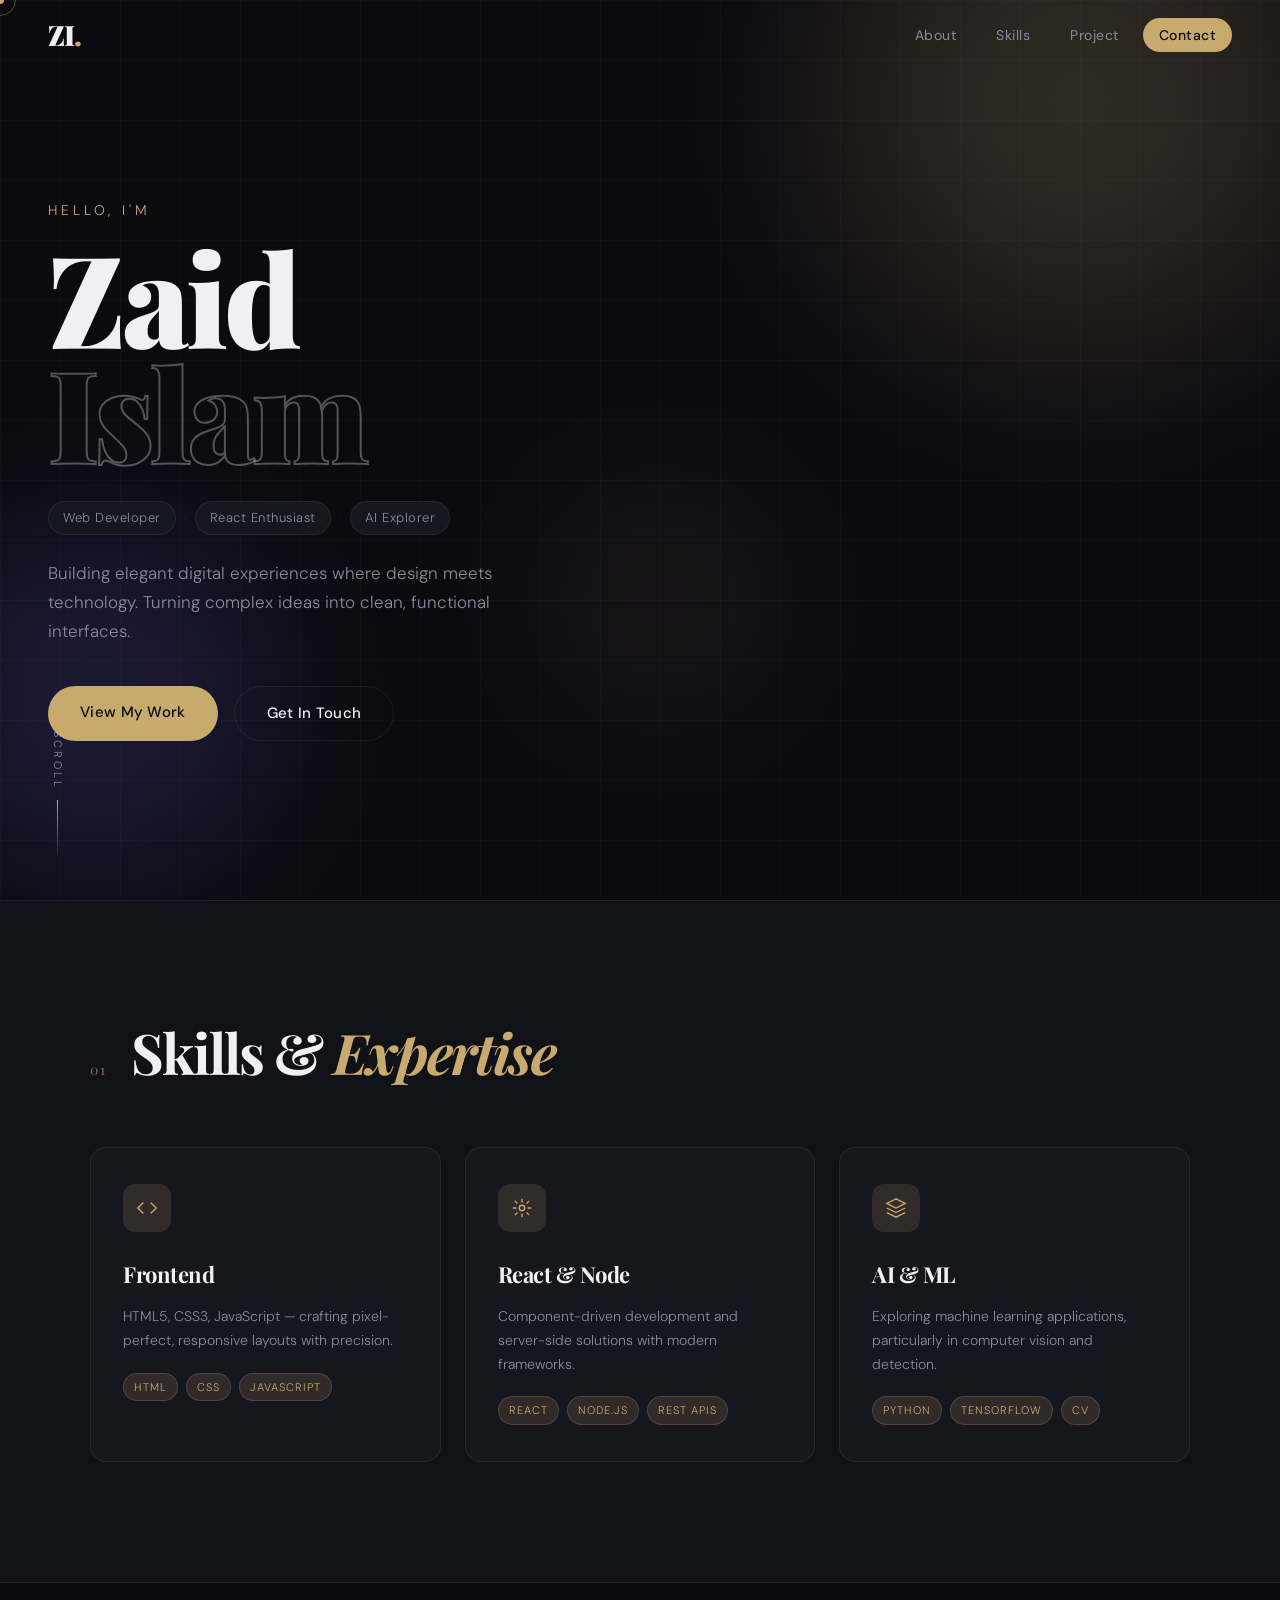
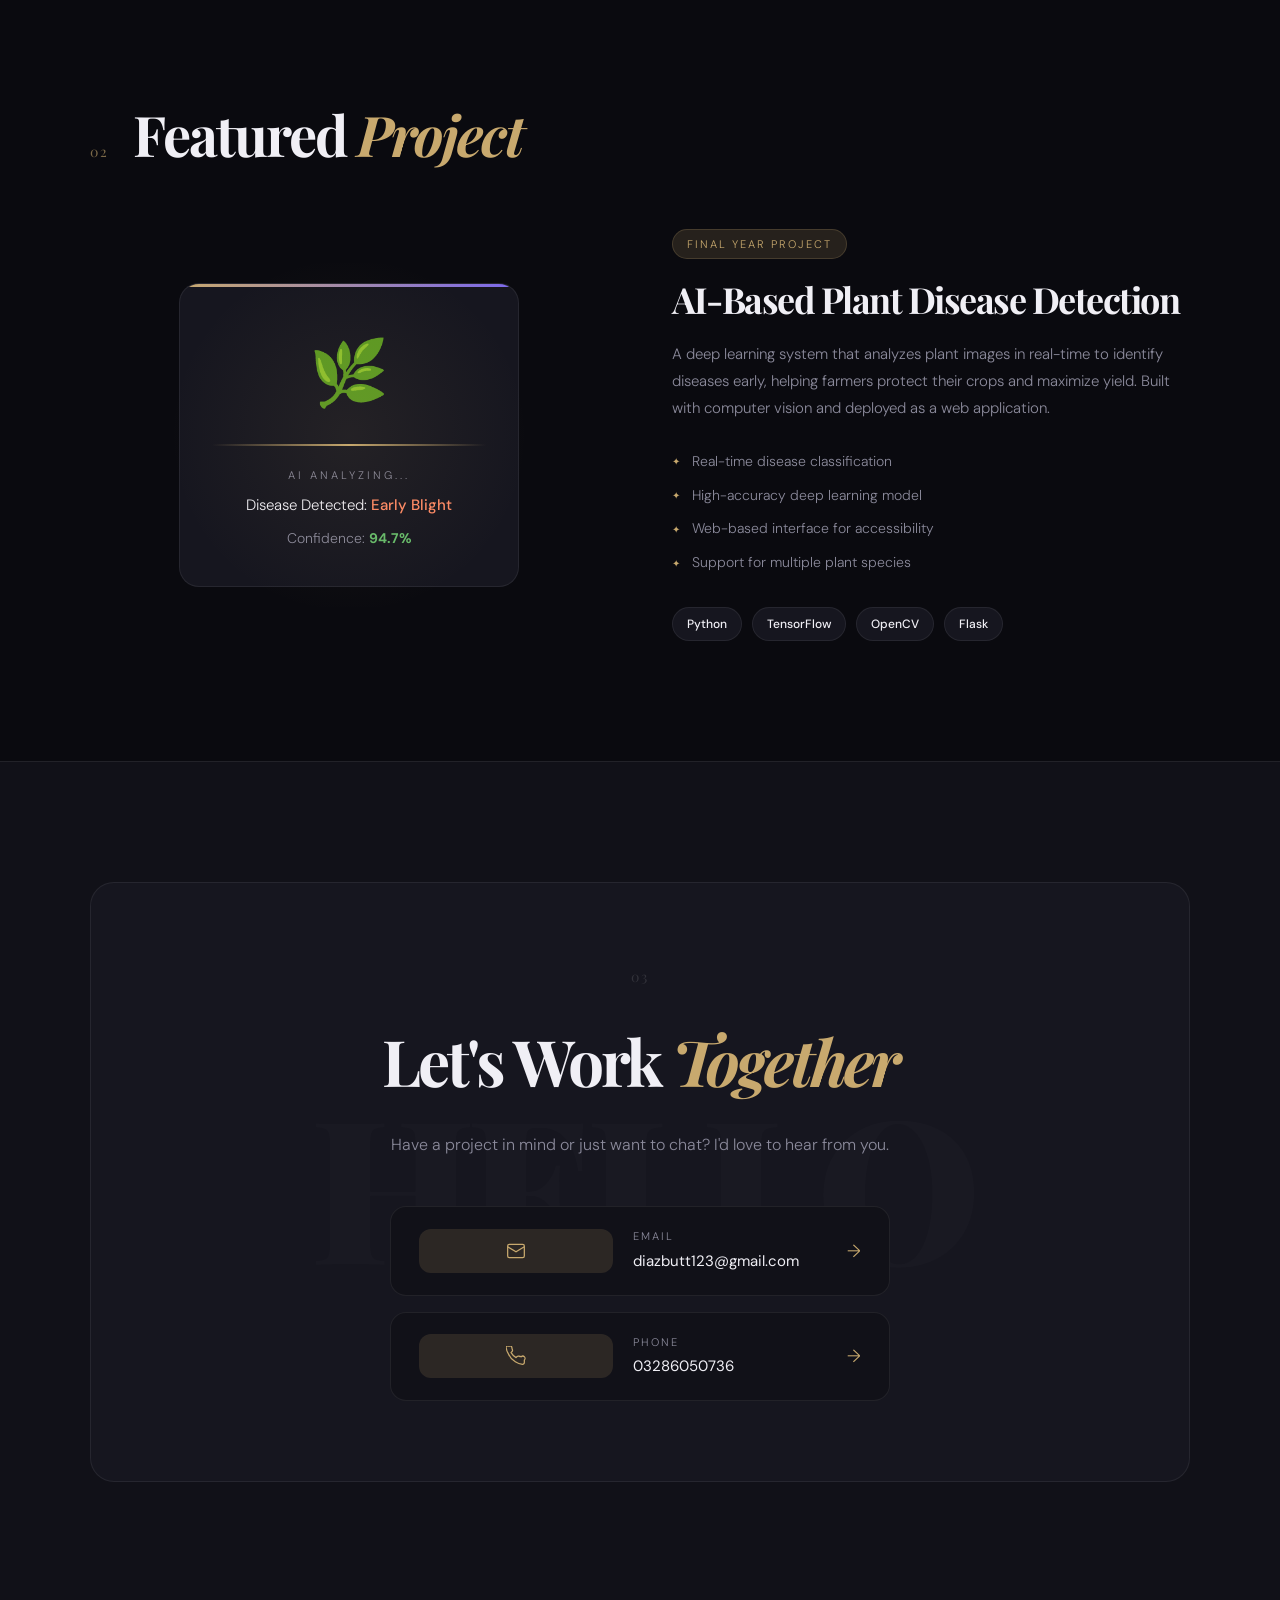
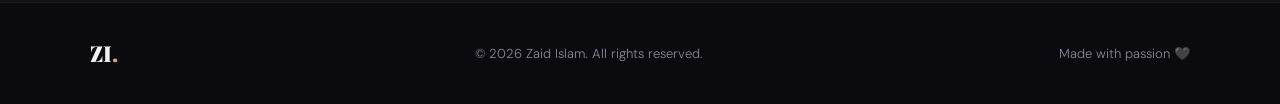
<file: index.html>
<!DOCTYPE html>
<html lang="en">
<head>
    <meta charset="UTF-8">
    <meta name="viewport" content="width=device-width, initial-scale=1.0">
    <title>Zaid Islam — Web Developer</title>
    <link href="https://fonts.googleapis.com/css2?family=Playfair+Display:wght@400;700;900&family=DM+Sans:wght@300;400;500&display=swap" rel="stylesheet">
    <link rel="stylesheet" href="style.css">
</head>
<body>

    <!-- Cursor -->
    <div class="cursor"></div>
    <div class="cursor-follower"></div>

    <!-- Navigation -->
    <header class="header">
        <div class="logo">ZI<span class="dot">.</span></div>
        <nav>
            <ul class="nav-links">
                <li><a href="#intro" class="nav-link">About</a></li>
                <li><a href="#skills" class="nav-link">Skills</a></li>
                <li><a href="#project" class="nav-link">Project</a></li>
                <li><a href="#contact" class="nav-link contact-btn">Contact</a></li>
            </ul>
        </nav>
    </header>

    <!-- Hero -->
    <section class="hero" id="intro">
        <div class="hero-bg">
            <div class="blob blob-1"></div>
            <div class="blob blob-2"></div>
            <div class="blob blob-3"></div>
            <div class="grid-overlay"></div>
        </div>
        <div class="hero-content">
            <p class="hero-eyebrow">Hello, I'm</p>
            <h1 class="hero-name">Zaid<br><span class="outline-text">Islam</span></h1>
            <div class="hero-tagline">
                <span class="tag-role">Web Developer</span>
                <span class="tag-sep">·</span>
                <span class="tag-role">React Enthusiast</span>
                <span class="tag-sep">·</span>
                <span class="tag-role">AI Explorer</span>
            </div>
            <p class="hero-desc">Building elegant digital experiences where design meets technology. Turning complex ideas into clean, functional interfaces.</p>
            <div class="hero-cta">
                <a href="#project" class="btn btn-primary">View My Work</a>
                <a href="mailto:diazbutt123@gmail.com" class="btn btn-ghost">Get In Touch</a>
            </div>
        </div>
        <div class="hero-scroll">
            <span>Scroll</span>
            <div class="scroll-line"></div>
        </div>
    </section>

    <!-- Skills -->
    <section class="section skills-section" id="skills">
        <div class="section-inner">
            <div class="section-header">
                <span class="section-num">01</span>
                <h2 class="section-title">Skills &amp; <em>Expertise</em></h2>
            </div>
            <div class="skills-grid">
                <div class="skill-card" data-delay="0">
                    <div class="skill-icon">
                        <svg viewBox="0 0 24 24" fill="none" stroke="currentColor" stroke-width="1.5"><polyline points="16 18 22 12 16 6"/><polyline points="8 6 2 12 8 18"/></svg>
                    </div>
                    <h3>Frontend</h3>
                    <p>HTML5, CSS3, JavaScript — crafting pixel-perfect, responsive layouts with precision.</p>
                    <div class="skill-tags"><span>HTML</span><span>CSS</span><span>JavaScript</span></div>
                </div>
                <div class="skill-card" data-delay="100">
                    <div class="skill-icon">
                        <svg viewBox="0 0 24 24" fill="none" stroke="currentColor" stroke-width="1.5"><circle cx="12" cy="12" r="3"/><path d="M12 2v4m0 12v4M4.22 4.22l2.83 2.83m9.9 9.9 2.83 2.83M2 12h4m12 0h4M4.22 19.78l2.83-2.83m9.9-9.9 2.83-2.83"/></svg>
                    </div>
                    <h3>React &amp; Node</h3>
                    <p>Component-driven development and server-side solutions with modern frameworks.</p>
                    <div class="skill-tags"><span>React</span><span>Node.js</span><span>REST APIs</span></div>
                </div>
                <div class="skill-card" data-delay="200">
                    <div class="skill-icon">
                        <svg viewBox="0 0 24 24" fill="none" stroke="currentColor" stroke-width="1.5"><path d="M12 2L2 7l10 5 10-5-10-5z"/><path d="M2 17l10 5 10-5"/><path d="M2 12l10 5 10-5"/></svg>
                    </div>
                    <h3>AI &amp; ML</h3>
                    <p>Exploring machine learning applications, particularly in computer vision and detection.</p>
                    <div class="skill-tags"><span>Python</span><span>TensorFlow</span><span>CV</span></div>
                </div>
            </div>
        </div>
    </section>

    <!-- Final Year Project -->
    <section class="section project-section" id="project">
        <div class="section-inner">
            <div class="section-header">
                <span class="section-num">02</span>
                <h2 class="section-title">Featured <em>Project</em></h2>
            </div>
            <div class="project-showcase">
                <div class="project-visual">
                    <div class="project-mockup">
                        <div class="mockup-screen">
                            <div class="mockup-leaf">🌿</div>
                            <div class="mockup-scan-line"></div>
                            <div class="mockup-label">AI Analyzing...</div>
                            <div class="mockup-result">Disease Detected: <span>Early Blight</span></div>
                            <div class="mockup-confidence">Confidence: <strong>94.7%</strong></div>
                        </div>
                        <div class="mockup-glow"></div>
                    </div>
                </div>
                <div class="project-info">
                    <span class="project-badge">Final Year Project</span>
                    <h3 class="project-title">AI-Based Plant Disease Detection</h3>
                    <p class="project-desc">A deep learning system that analyzes plant images in real-time to identify diseases early, helping farmers protect their crops and maximize yield. Built with computer vision and deployed as a web application.</p>
                    <ul class="project-features">
                        <li><span class="feat-icon">✦</span> Real-time disease classification</li>
                        <li><span class="feat-icon">✦</span> High-accuracy deep learning model</li>
                        <li><span class="feat-icon">✦</span> Web-based interface for accessibility</li>
                        <li><span class="feat-icon">✦</span> Support for multiple plant species</li>
                    </ul>
                    <div class="project-tech">
                        <span>Python</span><span>TensorFlow</span><span>OpenCV</span><span>Flask</span>
                    </div>
                </div>
            </div>
        </div>
    </section>

    <!-- Contact -->
    <section class="section contact-section" id="contact">
        <div class="section-inner">
            <div class="contact-card">
                <div class="contact-bg-text">HELLO</div>
                <span class="section-num light">03</span>
                <h2 class="contact-title">Let's Work <em>Together</em></h2>
                <p class="contact-sub">Have a project in mind or just want to chat? I'd love to hear from you.</p>
                <div class="contact-links">
                    <a href="mailto:diazbutt123@gmail.com" class="contact-item">
                        <div class="contact-icon">
                            <svg viewBox="0 0 24 24" fill="none" stroke="currentColor" stroke-width="1.5"><rect x="2" y="4" width="20" height="16" rx="2"/><path d="M2 7l10 6 10-6"/></svg>
                        </div>
                        <div>
                            <span class="contact-label">Email</span>
                            <span class="contact-value">diazbutt123@gmail.com</span>
                        </div>
                        <span class="contact-arrow">→</span>
                    </a>
                    <a href="tel:03286050736" class="contact-item">
                        <div class="contact-icon">
                            <svg viewBox="0 0 24 24" fill="none" stroke="currentColor" stroke-width="1.5"><path d="M22 16.92v3a2 2 0 01-2.18 2 19.79 19.79 0 01-8.63-3.07A19.5 19.5 0 013.07 9.81 19.79 19.79 0 01.01 1.19 2 2 0 012 0h3a2 2 0 012 1.72c.127.96.361 1.903.7 2.81a2 2 0 01-.45 2.11L6.09 7.91a16 16 0 006 6l1.27-1.27a2 2 0 012.11-.45c.907.339 1.85.573 2.81.7A2 2 0 0122 16.92z"/></svg>
                        </div>
                        <div>
                            <span class="contact-label">Phone</span>
                            <span class="contact-value">03286050736</span>
                        </div>
                        <span class="contact-arrow">→</span>
                    </a>
                </div>
            </div>
        </div>
    </section>

    <!-- Footer -->
    <footer class="footer">
        <div class="footer-inner">
            <span class="footer-logo">ZI<span class="dot">.</span></span>
            <p class="footer-copy">© 2026 Zaid Islam. All rights reserved.</p>
            <p class="footer-made">Made with passion 🖤</p>
        </div>
    </footer>

    <script>
        // Custom cursor
        const cursor = document.querySelector('.cursor');
        const follower = document.querySelector('.cursor-follower');
        let mouseX = 0, mouseY = 0, followerX = 0, followerY = 0;

        document.addEventListener('mousemove', (e) => {
            mouseX = e.clientX; mouseY = e.clientY;
            cursor.style.left = mouseX + 'px';
            cursor.style.top = mouseY + 'px';
        });

        function animateFollower() {
            followerX += (mouseX - followerX) * 0.1;
            followerY += (mouseY - followerY) * 0.1;
            follower.style.left = followerX + 'px';
            follower.style.top = followerY + 'px';
            requestAnimationFrame(animateFollower);
        }
        animateFollower();

        document.querySelectorAll('a, button').forEach(el => {
            el.addEventListener('mouseenter', () => {
                cursor.classList.add('hover');
                follower.classList.add('hover');
            });
            el.addEventListener('mouseleave', () => {
                cursor.classList.remove('hover');
                follower.classList.remove('hover');
            });
        });

        // Scroll animations
        const observer = new IntersectionObserver((entries) => {
            entries.forEach(entry => {
                if (entry.isIntersecting) entry.target.classList.add('visible');
            });
        }, { threshold: 0.15 });

        document.querySelectorAll('.skill-card, .project-showcase, .contact-card').forEach(el => {
            observer.observe(el);
        });

        // Header scroll effect
        window.addEventListener('scroll', () => {
            const header = document.querySelector('.header');
            header.classList.toggle('scrolled', window.scrollY > 50);
        });

        // Smooth scroll
        document.querySelectorAll('a[href^="#"]').forEach(a => {
            a.addEventListener('click', e => {
                e.preventDefault();
                const target = document.querySelector(a.getAttribute('href'));
                if (target) target.scrollIntoView({ behavior: 'smooth' });
            });
        });
    </script>
</body>
</html>
</file>
<file: style.css>
/* =========================================
   RESET & BASE
   ========================================= */
*, *::before, *::after {
    margin: 0; padding: 0; box-sizing: border-box;
}

:root {
    --bg: #0a0a0f;
    --bg-2: #111118;
    --surface: #16161f;
    --border: rgba(255,255,255,0.07);
    --text: #f0eff5;
    --text-muted: #8b8a9b;
    --accent: #c8a96e;
    --accent-2: #7b68ee;
    --accent-glow: rgba(200, 169, 110, 0.15);
    --font-display: 'Playfair Display', Georgia, serif;
    --font-body: 'DM Sans', sans-serif;
    --radius: 16px;
    --transition: 0.4s cubic-bezier(0.25, 0.46, 0.45, 0.94);
}

html { scroll-behavior: smooth; }

body {
    background: var(--bg);
    color: var(--text);
    font-family: var(--font-body);
    font-weight: 300;
    line-height: 1.7;
    overflow-x: hidden;
    cursor: none;
}

/* =========================================
   CUSTOM CURSOR
   ========================================= */
.cursor {
    position: fixed;
    width: 8px; height: 8px;
    background: var(--accent);
    border-radius: 50%;
    pointer-events: none;
    transform: translate(-50%, -50%);
    z-index: 9999;
    transition: width 0.2s, height 0.2s;
}
.cursor-follower {
    position: fixed;
    width: 32px; height: 32px;
    border: 1px solid rgba(200, 169, 110, 0.4);
    border-radius: 50%;
    pointer-events: none;
    transform: translate(-50%, -50%);
    z-index: 9998;
    transition: width 0.3s, height 0.3s, border-color 0.3s;
}
.cursor.hover { width: 12px; height: 12px; }
.cursor-follower.hover { width: 48px; height: 48px; border-color: var(--accent); }

/* =========================================
   HEADER / NAV
   ========================================= */
.header {
    position: fixed; top: 0; left: 0; right: 0;
    height: 70px;
    display: flex; align-items: center; justify-content: space-between;
    padding: 0 48px;
    z-index: 100;
    transition: background 0.4s, backdrop-filter 0.4s;
}
.header.scrolled {
    background: rgba(10, 10, 15, 0.85);
    backdrop-filter: blur(20px);
    border-bottom: 1px solid var(--border);
}
.logo {
    font-family: var(--font-display);
    font-size: 28px;
    font-weight: 900;
    letter-spacing: -1px;
    color: var(--text);
}
.dot { color: var(--accent); }

.nav-links {
    list-style: none;
    display: flex; gap: 8px; align-items: center;
}
.nav-link {
    text-decoration: none;
    color: var(--text-muted);
    font-size: 14px;
    font-weight: 400;
    letter-spacing: 0.5px;
    padding: 8px 16px;
    border-radius: 100px;
    transition: color 0.3s, background 0.3s;
}
.nav-link:hover { color: var(--text); background: var(--surface); }
.nav-link.contact-btn {
    color: var(--bg);
    background: var(--accent);
    font-weight: 500;
}
.nav-link.contact-btn:hover {
    background: #d4b87e;
    color: var(--bg);
}

/* =========================================
   HERO
   ========================================= */
.hero {
    min-height: 100vh;
    display: flex; align-items: center;
    position: relative; overflow: hidden;
    padding: 120px 48px 80px;
}
.hero-bg {
    position: absolute; inset: 0;
    pointer-events: none;
}
.blob {
    position: absolute;
    border-radius: 50%;
    filter: blur(80px);
    opacity: 0.25;
    animation: drift 12s ease-in-out infinite alternate;
}
.blob-1 {
    width: 600px; height: 600px;
    background: radial-gradient(circle, #c8a96e, transparent);
    top: -200px; right: -100px;
    animation-duration: 14s;
}
.blob-2 {
    width: 400px; height: 400px;
    background: radial-gradient(circle, #7b68ee, transparent);
    bottom: 0; left: -100px;
    animation-duration: 10s;
}
.blob-3 {
    width: 300px; height: 300px;
    background: radial-gradient(circle, #c8a96e, transparent);
    top: 50%; left: 40%;
    opacity: 0.1;
    animation-duration: 18s;
}
@keyframes drift {
    from { transform: translate(0, 0) scale(1); }
    to   { transform: translate(30px, 40px) scale(1.1); }
}

.grid-overlay {
    position: absolute; inset: 0;
    background-image:
        linear-gradient(rgba(255,255,255,0.02) 1px, transparent 1px),
        linear-gradient(90deg, rgba(255,255,255,0.02) 1px, transparent 1px);
    background-size: 60px 60px;
}

.hero-content {
    position: relative; z-index: 2;
    max-width: 700px;
}

.hero-eyebrow {
    font-size: 14px;
    letter-spacing: 4px;
    text-transform: uppercase;
    color: var(--accent);
    margin-bottom: 16px;
    opacity: 0;
    animation: fadeUp 0.8s forwards 0.2s;
}

.hero-name {
    font-family: var(--font-display);
    font-size: clamp(72px, 10vw, 130px);
    font-weight: 900;
    line-height: 0.9;
    letter-spacing: -4px;
    margin-bottom: 32px;
    opacity: 0;
    animation: fadeUp 0.8s forwards 0.4s;
}
.outline-text {
    -webkit-text-stroke: 2px rgba(255,255,255,0.3);
    color: transparent;
}

.hero-tagline {
    display: flex; flex-wrap: wrap; gap: 8px; align-items: center;
    margin-bottom: 24px;
    opacity: 0;
    animation: fadeUp 0.8s forwards 0.6s;
}
.tag-role {
    font-size: 13px;
    color: var(--text-muted);
    background: var(--surface);
    border: 1px solid var(--border);
    padding: 5px 14px;
    border-radius: 100px;
    letter-spacing: 0.5px;
}
.tag-sep { color: var(--border); font-size: 18px; }

.hero-desc {
    font-size: 17px;
    color: var(--text-muted);
    max-width: 520px;
    margin-bottom: 40px;
    opacity: 0;
    animation: fadeUp 0.8s forwards 0.8s;
}

.hero-cta {
    display: flex; gap: 16px; flex-wrap: wrap;
    opacity: 0;
    animation: fadeUp 0.8s forwards 1.0s;
}

.btn {
    text-decoration: none;
    padding: 14px 32px;
    border-radius: 100px;
    font-size: 15px;
    font-weight: 500;
    letter-spacing: 0.3px;
    transition: all 0.3s;
    display: inline-block;
}
.btn-primary {
    background: var(--accent);
    color: var(--bg);
}
.btn-primary:hover {
    background: #d4b87e;
    transform: translateY(-2px);
    box-shadow: 0 12px 40px rgba(200,169,110,0.3);
}
.btn-ghost {
    border: 1px solid var(--border);
    color: var(--text);
    background: transparent;
}
.btn-ghost:hover {
    border-color: var(--accent);
    color: var(--accent);
    transform: translateY(-2px);
}

.hero-scroll {
    position: absolute;
    bottom: 40px; left: 48px;
    display: flex; flex-direction: column; align-items: center; gap: 10px;
    opacity: 0;
    animation: fadeIn 1s forwards 1.4s;
}
.hero-scroll span {
    font-size: 11px;
    letter-spacing: 3px;
    text-transform: uppercase;
    color: var(--text-muted);
    writing-mode: vertical-lr;
}
.scroll-line {
    width: 1px; height: 60px;
    background: linear-gradient(to bottom, var(--accent), transparent);
    animation: scrollPulse 2s ease-in-out infinite;
}
@keyframes scrollPulse {
    0%, 100% { opacity: 0.3; transform: scaleY(1); }
    50% { opacity: 1; transform: scaleY(1.1); }
}

/* =========================================
   SECTIONS
   ========================================= */
.section {
    padding: 120px 48px;
}
.section-inner { max-width: 1100px; margin: 0 auto; }

.section-header {
    display: flex; align-items: baseline; gap: 24px;
    margin-bottom: 64px;
}
.section-num {
    font-family: var(--font-display);
    font-size: 14px;
    color: var(--accent);
    letter-spacing: 2px;
    opacity: 0.6;
}
.section-num.light { color: rgba(255,255,255,0.2); }
.section-title {
    font-family: var(--font-display);
    font-size: clamp(36px, 5vw, 56px);
    font-weight: 700;
    line-height: 1.1;
    letter-spacing: -2px;
}
.section-title em { font-style: italic; color: var(--accent); }

/* =========================================
   SKILLS
   ========================================= */
.skills-section {
    background: var(--bg-2);
    border-top: 1px solid var(--border);
    border-bottom: 1px solid var(--border);
}

.skills-grid {
    display: grid;
    grid-template-columns: repeat(auto-fit, minmax(280px, 1fr));
    gap: 24px;
}

.skill-card {
    background: var(--surface);
    border: 1px solid var(--border);
    border-radius: var(--radius);
    padding: 36px 32px;
    /* transition: border-color var(--transition), transform var(--transition), box-shadow var(--transition); */
    opacity: 0;
    transform: translateY(30px);
    transition: all 0.3s ease;
}
.skill-card.visible {
    opacity: 1;
    transform: translateY(0);
    /* transition: opacity 0.6s forwards, transform 0.6s forwards, border-color var(--transition), box-shadow var(--transition); */
}
.skill-card:hover {
    border-color: rgba(200, 169, 110, 0.3);
    transform: translateY(-6px);
    box-shadow: 0 24px 60px rgba(0,0,0,0.4), 0 0 0 1px rgba(200,169,110,0.1);
}

.skill-icon {
    width: 48px; height: 48px;
    background: var(--accent-glow);
    border-radius: 12px;
    display: flex; align-items: center; justify-content: center;
    margin-bottom: 24px;
    color: var(--accent);
}
.skill-icon svg { width: 22px; height: 22px; }

.skill-card h3 {
    font-family: var(--font-display);
    font-size: 22px;
    font-weight: 700;
    margin-bottom: 12px;
    letter-spacing: -0.5px;
}
.skill-card p {
    font-size: 14px;
    color: var(--text-muted);
    line-height: 1.7;
    margin-bottom: 20px;
}
.skill-tags {
    display: flex; gap: 8px; flex-wrap: wrap;
}
.skill-tags span {
    font-size: 11px;
    letter-spacing: 1px;
    text-transform: uppercase;
    color: var(--accent);
    background: var(--accent-glow);
    border: 1px solid rgba(200,169,110,0.2);
    padding: 4px 10px;
    border-radius: 100px;
}

/* =========================================
   PROJECT
   ========================================= */
.project-showcase {
    display: grid;
    grid-template-columns: 1fr 1fr;
    gap: 64px;
    align-items: center;
    opacity: 0;
    transform: translateY(40px);
    transition: opacity 0.8s, transform 0.8s;
}
.project-showcase.visible { opacity: 1; transform: translateY(0); }

.project-visual {
    display: flex; justify-content: center; align-items: center;
}
.project-mockup {
    position: relative;
    width: 340px;
}
.mockup-screen {
    background: var(--surface);
    border: 1px solid var(--border);
    border-radius: 20px;
    padding: 36px 32px;
    text-align: center;
    position: relative;
    overflow: hidden;
}
.mockup-screen::before {
    content: '';
    position: absolute; top: 0; left: 0; right: 0; height: 3px;
    background: linear-gradient(to right, var(--accent), var(--accent-2));
}
.mockup-leaf {
    font-size: 64px;
    margin-bottom: 16px;
    display: block;
    animation: leafFloat 3s ease-in-out infinite;
}
@keyframes leafFloat {
    0%, 100% { transform: translateY(0) rotate(-5deg); }
    50% { transform: translateY(-10px) rotate(5deg); }
}
.mockup-scan-line {
    height: 2px;
    background: linear-gradient(to right, transparent, var(--accent), transparent);
    margin-bottom: 20px;
    animation: scan 2s ease-in-out infinite;
}
@keyframes scan {
    0%, 100% { opacity: 0.3; transform: scaleX(0.5); }
    50% { opacity: 1; transform: scaleX(1); }
}
.mockup-label {
    font-size: 11px;
    letter-spacing: 3px;
    text-transform: uppercase;
    color: var(--text-muted);
    margin-bottom: 8px;
}
.mockup-result {
    font-size: 15px;
    color: var(--text);
    margin-bottom: 8px;
}
.mockup-result span { color: #ff8a65; font-weight: 500; }
.mockup-confidence {
    font-size: 14px;
    color: var(--text-muted);
}
.mockup-confidence strong { color: #66bb6a; }

.mockup-glow {
    position: absolute;
    inset: -20px;
    background: radial-gradient(circle at 50% 50%, rgba(200,169,110,0.08), transparent 70%);
    pointer-events: none;
    border-radius: 40px;
}

.project-badge {
    display: inline-block;
    font-size: 11px;
    letter-spacing: 2px;
    text-transform: uppercase;
    color: var(--accent);
    background: var(--accent-glow);
    border: 1px solid rgba(200,169,110,0.2);
    padding: 5px 14px;
    border-radius: 100px;
    margin-bottom: 20px;
}
.project-title {
    font-family: var(--font-display);
    font-size: 36px;
    font-weight: 700;
    line-height: 1.15;
    letter-spacing: -1.5px;
    margin-bottom: 20px;
}
.project-desc {
    font-size: 15px;
    color: var(--text-muted);
    line-height: 1.8;
    margin-bottom: 28px;
}
.project-features {
    list-style: none;
    margin-bottom: 32px;
    display: flex; flex-direction: column; gap: 10px;
}
.project-features li {
    display: flex; align-items: center; gap: 12px;
    font-size: 14px; color: var(--text-muted);
}
.feat-icon { color: var(--accent); font-size: 10px; }
.project-tech {
    display: flex; gap: 10px; flex-wrap: wrap;
}
.project-tech span {
    font-size: 12px;
    font-weight: 500;
    color: var(--text);
    background: var(--surface);
    border: 1px solid var(--border);
    padding: 6px 14px;
    border-radius: 100px;
}

/* =========================================
   CONTACT
   ========================================= */
.contact-section {
    background: var(--bg-2);
    border-top: 1px solid var(--border);
}

.contact-card {
    background: var(--surface);
    border: 1px solid var(--border);
    border-radius: 24px;
    padding: 80px 64px;
    text-align: center;
    position: relative;
    overflow: hidden;
    opacity: 0;
    transform: translateY(40px);
    transition: opacity 0.8s, transform 0.8s;
}
.contact-card.visible { opacity: 1; transform: translateY(0); }

.contact-bg-text {
    position: absolute;
    top: 50%; left: 50%;
    transform: translate(-50%, -50%);
    font-family: var(--font-display);
    font-size: 200px;
    font-weight: 900;
    color: rgba(255,255,255,0.015);
    pointer-events: none;
    white-space: nowrap;
    letter-spacing: -10px;
    user-select: none;
}

.contact-title {
    font-family: var(--font-display);
    font-size: clamp(40px, 6vw, 64px);
    font-weight: 700;
    letter-spacing: -3px;
    margin: 16px 0 16px;
    position: relative; z-index: 1;
}
.contact-title em { font-style: italic; color: var(--accent); }

.contact-sub {
    font-size: 16px;
    color: var(--text-muted);
    margin-bottom: 48px;
    position: relative; z-index: 1;
}

.contact-links {
    display: flex; flex-direction: column; gap: 16px;
    max-width: 500px; margin: 0 auto;
    position: relative; z-index: 1;
}
.contact-item {
    display: flex; align-items: center; gap: 20px;
    text-decoration: none;
    background: var(--bg-2);
    border: 1px solid var(--border);
    border-radius: var(--radius);
    padding: 20px 28px;
    text-align: left;
    transition: border-color 0.3s, transform 0.3s, box-shadow 0.3s;
}
.contact-item:hover {
    border-color: rgba(200,169,110,0.3);
    transform: translateY(-2px);
    box-shadow: 0 12px 40px rgba(0,0,0,0.3);
}
.contact-icon {
    width: 44px; height: 44px;
    background: var(--accent-glow);
    border-radius: 12px;
    display: flex; align-items: center; justify-content: center;
    flex-shrink: 0;
    color: var(--accent);
}
.contact-icon svg { width: 20px; height: 20px; }
.contact-item > div {
    display: flex; flex-direction: column; flex: 1;
}
.contact-label {
    font-size: 11px;
    letter-spacing: 2px;
    text-transform: uppercase;
    color: var(--text-muted);
    margin-bottom: 3px;
}
.contact-value {
    font-size: 15px;
    color: var(--text);
    font-weight: 400;
}
.contact-arrow {
    color: var(--accent);
    font-size: 18px;
    transition: transform 0.3s;
}
.contact-item:hover .contact-arrow { transform: translateX(4px); }

/* =========================================
   FOOTER
   ========================================= */
.footer {
    border-top: 1px solid var(--border);
    padding: 32px 48px;
}
.footer-inner {
    max-width: 1100px; margin: 0 auto;
    display: flex; align-items: center; justify-content: space-between;
    flex-wrap: wrap; gap: 12px;
}
.footer-logo {
    font-family: var(--font-display);
    font-size: 22px;
    font-weight: 900;
}
.footer-copy, .footer-made {
    font-size: 13px;
    color: var(--text-muted);
}

/* =========================================
   ANIMATIONS
   ========================================= */
@keyframes fadeUp {
    from { opacity: 0; transform: translateY(24px); }
    to   { opacity: 1; transform: translateY(0); }
}
@keyframes fadeIn {
    from { opacity: 0; }
    to   { opacity: 1; }
}

/* =========================================
   RESPONSIVE
   ========================================= */
@media (max-width: 900px) {
    .header { padding: 0 24px; }
    .hero { padding: 120px 24px 80px; }
    .section { padding: 80px 24px; }
    .project-showcase { grid-template-columns: 1fr; gap: 40px; }
    .project-visual { order: -1; }
    .contact-card { padding: 48px 24px; }
    .footer { padding: 24px; }
    .footer-inner { justify-content: center; text-align: center; }
    .hero-scroll { display: none; }
}

@media (max-width: 600px) {
    .nav-links li:not(:last-child) { display: none; }
    .hero-name { letter-spacing: -3px; }
    .outline-text { -webkit-text-stroke: 1px rgba(255,255,255,0.3); }
    .contact-bg-text { font-size: 100px; }
    body { cursor: auto; }
    .cursor, .cursor-follower { display: none; }
}
</file>
